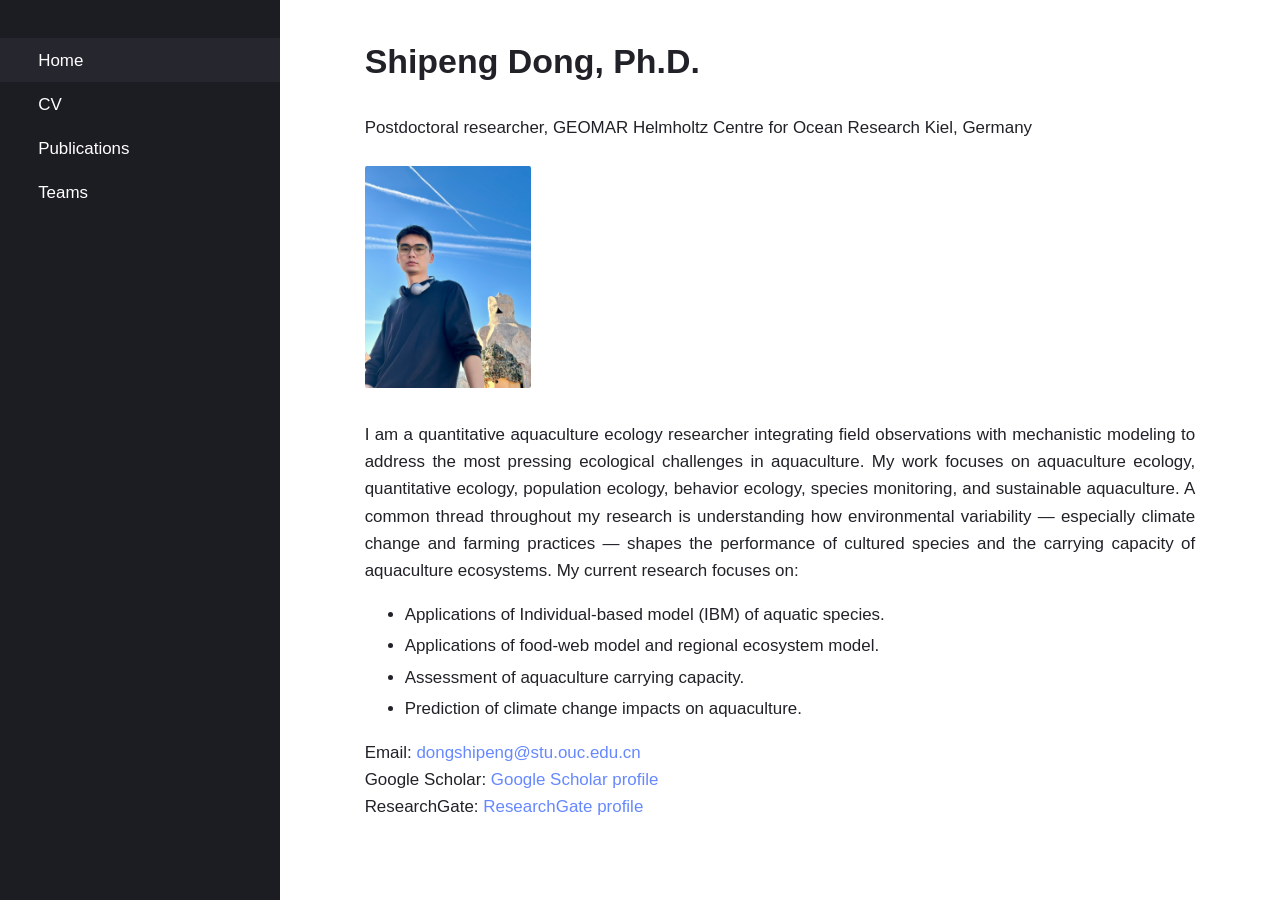
<file: index.html>
<!DOCTYPE html>
<html lang="en">
<title>Home | Shipeng Dong, Ph.D.</title>
<meta charset="utf-8">
<meta name="viewport" content="width=device-width, initial-scale=1.0">
<meta name="author" content="Shipeng Dong">
<meta name="generator" content="Jekyll v3.9.2">

<link rel="stylesheet" href="/assets/css/frame.css?v=20260515-2">

<link rel="stylesheet" href="/assets/css/sidebar.css?v=20260515-2" media="screen and (min-width: 70em)">
<aside>
  <nav>
    <a aria-label="Home" href="/" class="selected">
      <span aria-hidden="true">Home</span>
    </a>
    <a aria-label="CV" href="/cv.html">
      <span aria-hidden="true">CV</span>
    </a>
    <a aria-label="Publications" href="/pub.html">
      <span aria-hidden="true">Publications</span>
    </a>
    <a aria-label="Teams" href="/team.html">
      <span aria-hidden="true">Teams</span>
    </a>
  </nav>
</aside>

<article>
  <header>
    <h1><a href="/">Shipeng Dong, Ph.D.</a></h1>
  </header>

  <p>Postdoctoral researcher, GEOMAR Helmholtz Centre for Ocean Research Kiel, Germany</p>

  <p><img width="20%" height="auto" src="/pics/team1.jpg" alt="Portrait of Shipeng Dong" /></p>

  <p>
    I am a quantitative aquaculture ecology researcher integrating field observations with mechanistic modeling to address the most pressing ecological challenges in aquaculture. My work focuses on aquaculture ecology, quantitative ecology, population ecology, behavior ecology, species monitoring, and sustainable aquaculture. A common thread throughout my research is understanding how environmental variability — especially climate change and farming practices — shapes the performance of cultured species and the carrying capacity of aquaculture ecosystems.
    My current research focuses on:
  </p>

  <ul>
    <li>Applications of Individual-based model (IBM) of aquatic species.</li>
    <li>Applications of food-web model and regional ecosystem model.</li>
    <li>Assessment of aquaculture carrying capacity.</li>
    <li>Prediction of climate change impacts on aquaculture.</li>
  </ul>

  <p>
    Email: 
    <a href="mailto:dongshipeng@stu.ouc.edu.cn">dongshipeng@stu.ouc.edu.cn</a>
    <br />
    Google Scholar: <a href="https://scholar.google.com/citations?user=ZYtcm8oAAAAJ&hl=zh-CN&oi=ao">Google Scholar profile</a><br />
    ResearchGate: <a href="https://www.researchgate.net/profile/Shipeng_Dong?ev=hdr_xprf">ResearchGate profile</a>
  </p>
</article>
</html>
</file>
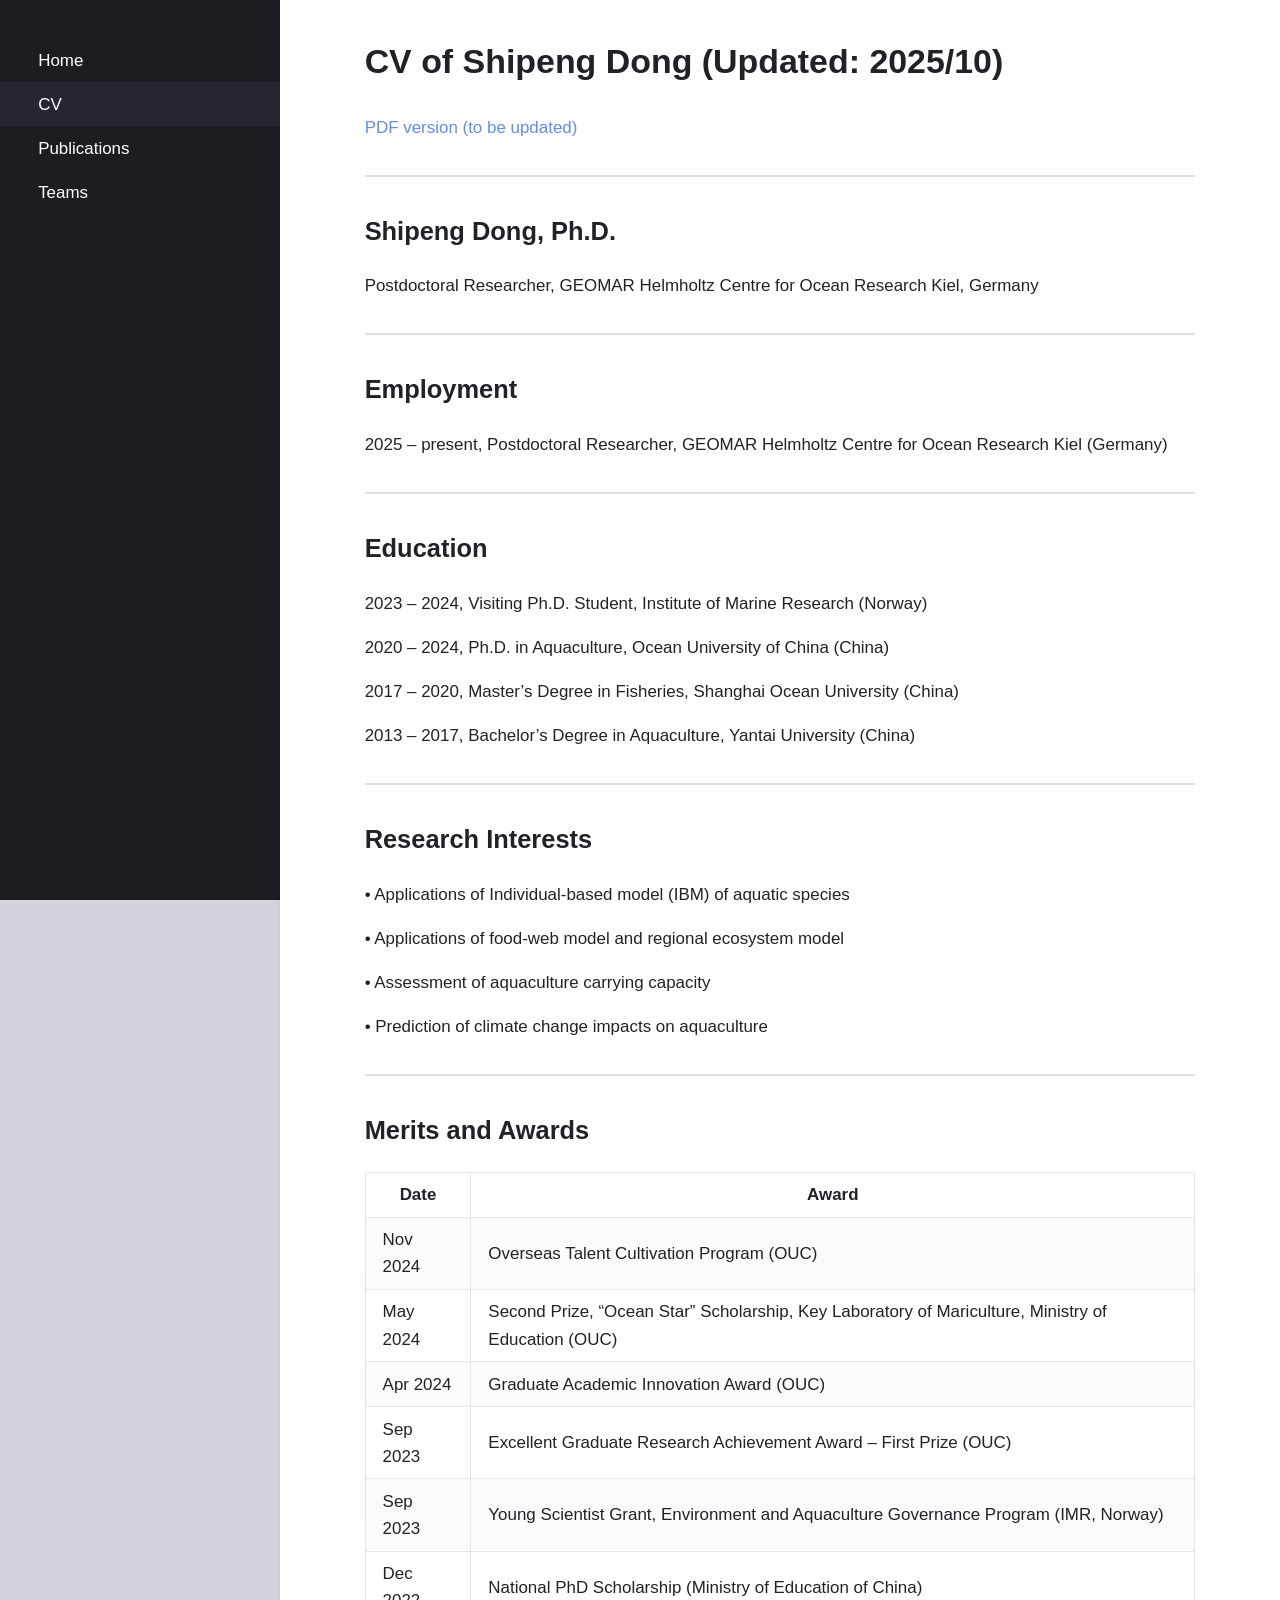
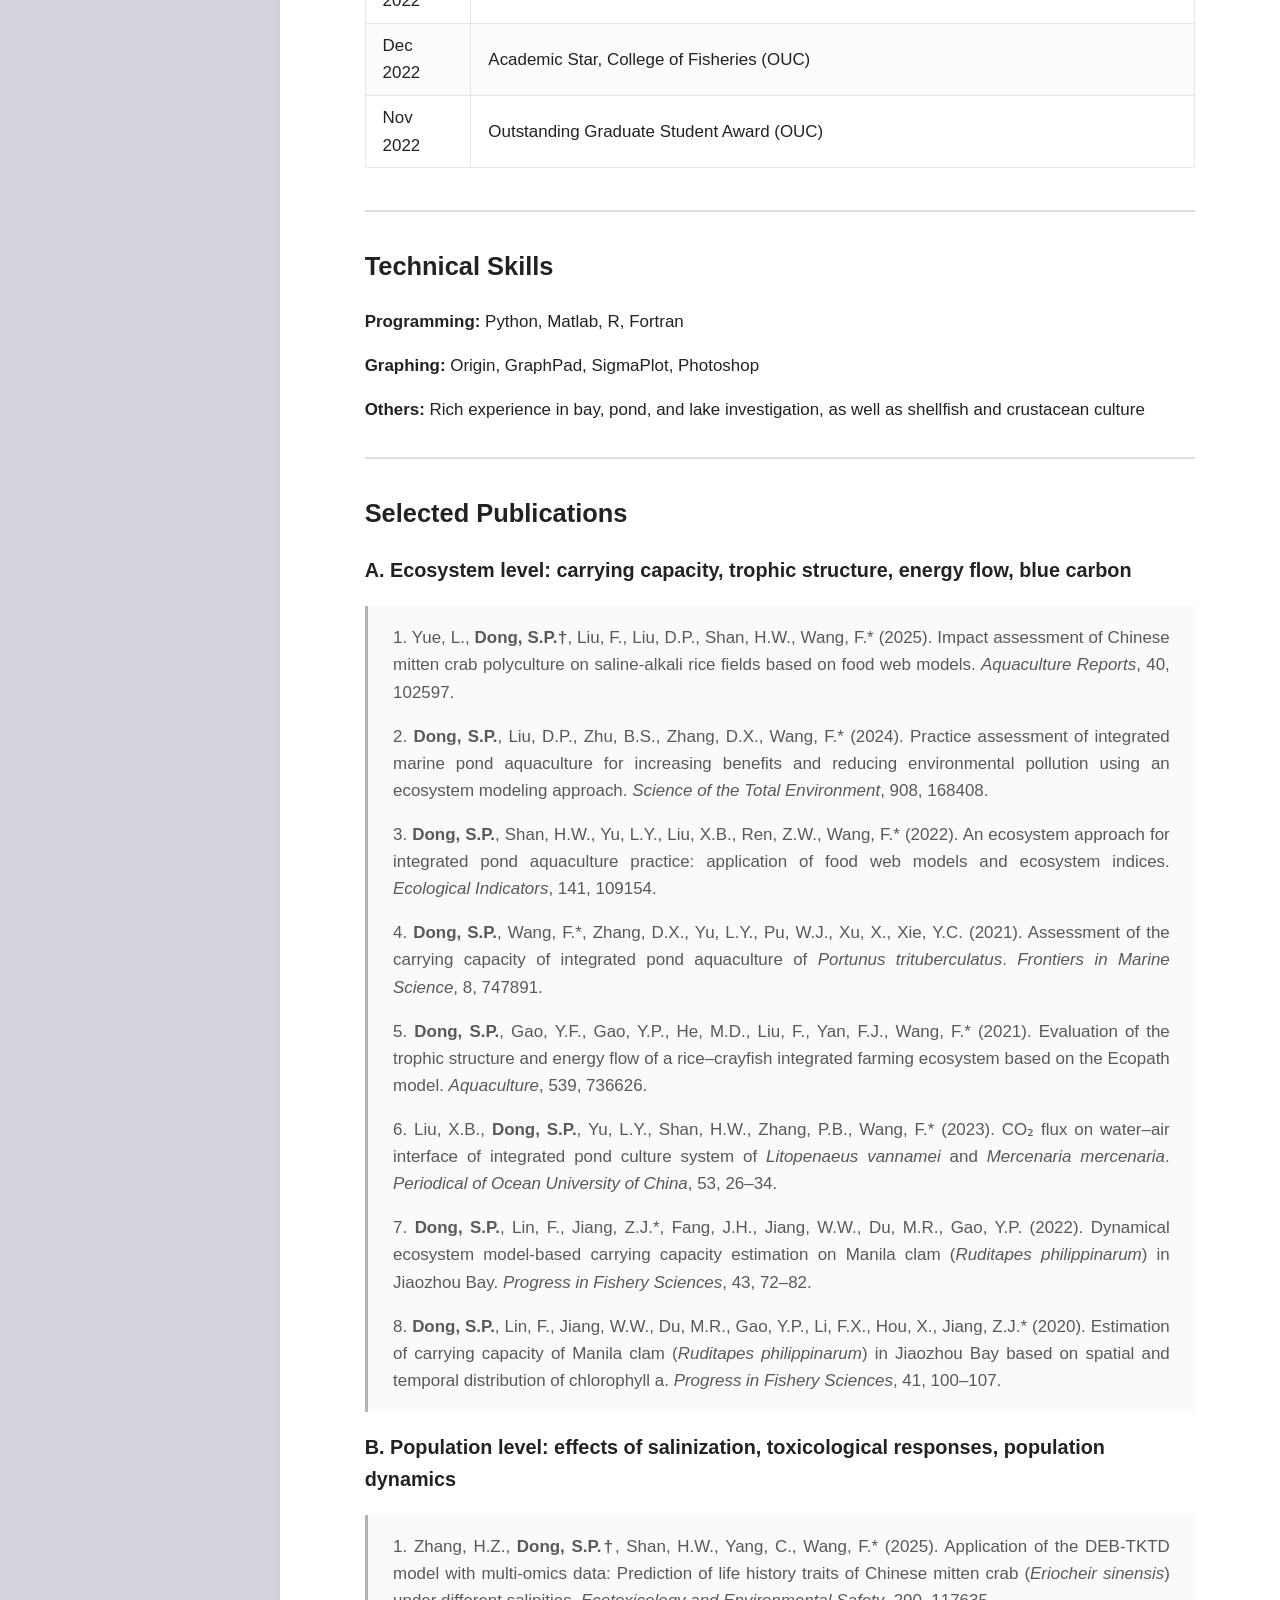
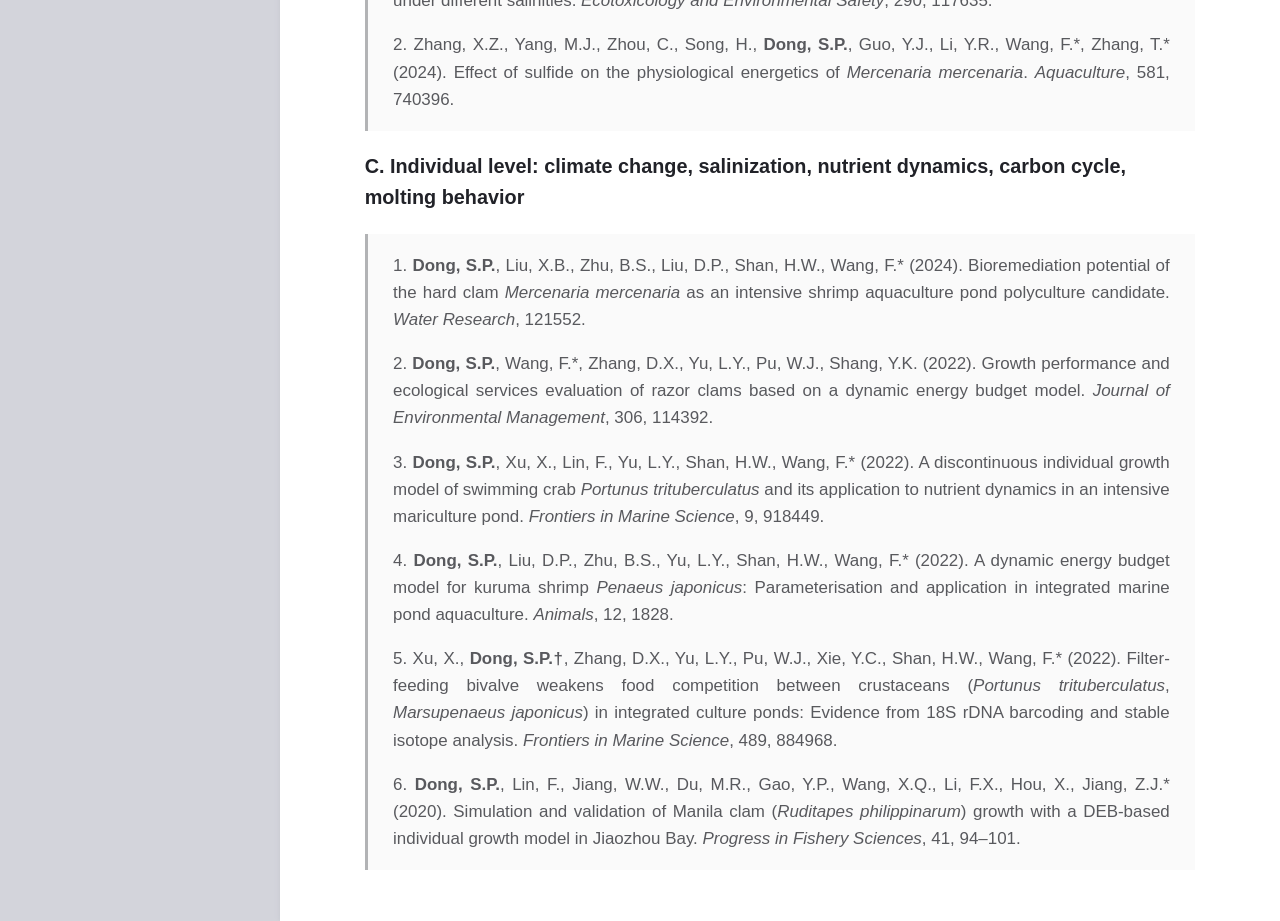
<file: cv.html>
<!DOCTYPE html>
<html lang="en">
<title>CV | Shipeng Dong, Ph.D.</title>
<meta charset="utf-8">
<meta name="viewport" content="width=device-width, initial-scale=1.0">
<meta name="author" content="Shipeng Dong">
<meta name="generator" content="Jekyll v3.9.2">

<link rel="stylesheet" href="/assets/css/frame.css?v=20260515-2">
<link rel="stylesheet" href="/assets/css/sidebar.css?v=20260515-2" media="screen and (min-width: 70em)">

<aside>
  <nav>
    <a aria-label="Home" href="/"><span aria-hidden="true">Home</span></a>
    <a aria-label="CV" href="/cv.html" class="selected"><span aria-hidden="true">CV</span></a>
    <a aria-label="Publications" href="/pub.html"><span aria-hidden="true">Publications</span></a>
    <a aria-label="Teams" href="/team.html"><span aria-hidden="true">Teams</span></a>
  </nav>
</aside>

<article>
<header><h1><a href="/cv.html">CV of Shipeng Dong (Updated: 2025/10)</a></h1></header>
<p><a href="/CV of Shipeng Dong.pdf">PDF version (to be updated)</a></p>

<hr />
<h2>Shipeng Dong, Ph.D.</h2>
<p>Postdoctoral Researcher, GEOMAR Helmholtz Centre for Ocean Research Kiel, Germany</p>


<hr />
<h2>Employment</h2>
<p>2025 – present, Postdoctoral Researcher, GEOMAR Helmholtz Centre for Ocean Research Kiel (Germany)</p>

<hr />
<h2>Education</h2>
<p>2023 – 2024, Visiting Ph.D. Student, Institute of Marine Research (Norway)</p>

<p>2020 – 2024, Ph.D. in Aquaculture, Ocean University of China (China)</p>

<p>2017 – 2020, Master’s Degree in Fisheries, Shanghai Ocean University (China)</p>

<p>2013 – 2017, Bachelor’s Degree in Aquaculture, Yantai University (China)</p>

<hr />
<h2>Research Interests</h2>
<p>• Applications of Individual-based model (IBM) of aquatic species</p>
<p>• Applications of food-web model and regional ecosystem model</p>
<p>• Assessment of aquaculture carrying capacity</p>
<p>• Prediction of climate change impacts on aquaculture</p>

<hr />
<h2>Merits and Awards</h2>
<table>
  <thead>
    <tr><th>Date</th><th>Award</th></tr>
  </thead>
  <tbody>

    <tr>
      <td>Nov 2024</td>
      <td>Overseas Talent Cultivation Program (OUC)</td>
    </tr>

    <tr>
      <td>May 2024</td>
      <td>Second Prize, “Ocean Star” Scholarship, Key Laboratory of Mariculture, Ministry of Education (OUC)</td>
    </tr>

    <tr>
      <td>Apr 2024</td>
      <td>Graduate Academic Innovation Award (OUC)</td>
    </tr>

    <tr>
      <td>Sep 2023</td>
      <td>Excellent Graduate Research Achievement Award – First Prize (OUC)</td>
    </tr>

    <tr>
      <td>Sep 2023</td>
      <td>Young Scientist Grant, Environment and Aquaculture Governance Program (IMR, Norway)</td>
    </tr>

    <tr>
      <td>Dec 2022</td>
      <td>National PhD Scholarship (Ministry of Education of China)</td>
    </tr>

    <tr>
      <td>Dec 2022</td>
      <td>Academic Star, College of Fisheries (OUC)</td>
    </tr>

    <tr>
      <td>Nov 2022</td>
      <td>Outstanding Graduate Student Award (OUC)</td>
    </tr>

  </tbody>
</table>


<hr />
<h2>Technical Skills</h2>
<p><strong>Programming:</strong> Python, Matlab, R, Fortran</p>
<p><strong>Graphing:</strong> Origin, GraphPad, SigmaPlot, Photoshop</p>
<p><strong>Others:</strong> Rich experience in bay, pond, and lake investigation, as well as shellfish and crustacean culture</p>

<hr />
<h2>Selected Publications</h2>

<h3>A. Ecosystem level: carrying capacity, trophic structure, energy flow, blue carbon</h3>
<blockquote>

<p>1. Yue, L., <strong>Dong, S.P.†</strong>, Liu, F., Liu, D.P., Shan, H.W., Wang, F.* (2025).  
Impact assessment of Chinese mitten crab polyculture on saline-alkali rice fields based on food web models.  
<i>Aquaculture Reports</i>, 40, 102597.</p>

<p>2. <strong>Dong, S.P.</strong>, Liu, D.P., Zhu, B.S., Zhang, D.X., Wang, F.* (2024).  
Practice assessment of integrated marine pond aquaculture for increasing benefits and reducing environmental pollution using an ecosystem modeling approach.  
<i>Science of the Total Environment</i>, 908, 168408.</p>

<p>3. <strong>Dong, S.P.</strong>, Shan, H.W., Yu, L.Y., Liu, X.B., Ren, Z.W., Wang, F.* (2022).  
An ecosystem approach for integrated pond aquaculture practice: application of food web models and ecosystem indices.  
<i>Ecological Indicators</i>, 141, 109154.</p>

<p>4. <strong>Dong, S.P.</strong>, Wang, F.*, Zhang, D.X., Yu, L.Y., Pu, W.J., Xu, X., Xie, Y.C. (2021).  
Assessment of the carrying capacity of integrated pond aquaculture of <i>Portunus trituberculatus</i>.  
<i>Frontiers in Marine Science</i>, 8, 747891.</p>

<p>5. <strong>Dong, S.P.</strong>, Gao, Y.F., Gao, Y.P., He, M.D., Liu, F., Yan, F.J., Wang, F.* (2021).  
Evaluation of the trophic structure and energy flow of a rice–crayfish integrated farming ecosystem based on the Ecopath model.  
<i>Aquaculture</i>, 539, 736626.</p>

<p>6. Liu, X.B., <strong>Dong, S.P.</strong>, Yu, L.Y., Shan, H.W., Zhang, P.B., Wang, F.* (2023).  
CO₂ flux on water–air interface of integrated pond culture system of <i>Litopenaeus vannamei</i> and <i>Mercenaria mercenaria</i>.  
<i>Periodical of Ocean University of China</i>, 53, 26–34.</p>

<p>7. <strong>Dong, S.P.</strong>, Lin, F., Jiang, Z.J.*, Fang, J.H., Jiang, W.W., Du, M.R., Gao, Y.P. (2022).  
Dynamical ecosystem model-based carrying capacity estimation on Manila clam (<i>Ruditapes philippinarum</i>) in Jiaozhou Bay.  
<i>Progress in Fishery Sciences</i>, 43, 72–82.</p>

<p>8. <strong>Dong, S.P.</strong>, Lin, F., Jiang, W.W., Du, M.R., Gao, Y.P., Li, F.X., Hou, X., Jiang, Z.J.* (2020).  
Estimation of carrying capacity of Manila clam (<i>Ruditapes philippinarum</i>) in Jiaozhou Bay based on spatial and temporal distribution of chlorophyll a.  
<i>Progress in Fishery Sciences</i>, 41, 100–107.</p>

</blockquote>

<h3>B. Population level: effects of salinization, toxicological responses, population dynamics</h3>
<blockquote>

<p>1. Zhang, H.Z., <strong>Dong, S.P.†</strong>, Shan, H.W., Yang, C., Wang, F.* (2025).  
Application of the DEB-TKTD model with multi-omics data: Prediction of life history traits of Chinese mitten crab (<i>Eriocheir sinensis</i>) under different salinities.  
<i>Ecotoxicology and Environmental Safety</i>, 290, 117635.</p>

<p>2. Zhang, X.Z., Yang, M.J., Zhou, C., Song, H., <strong>Dong, S.P.</strong>, Guo, Y.J., Li, Y.R., Wang, F.*, Zhang, T.* (2024).  
Effect of sulfide on the physiological energetics of <i>Mercenaria mercenaria</i>.  
<i>Aquaculture</i>, 581, 740396.</p>

</blockquote>

<h3>C. Individual level: climate change, salinization, nutrient dynamics, carbon cycle, molting behavior</h3>
<blockquote>

<p>1. <strong>Dong, S.P.</strong>, Liu, X.B., Zhu, B.S., Liu, D.P., Shan, H.W., Wang, F.* (2024).  
Bioremediation potential of the hard clam <i>Mercenaria mercenaria</i> as an intensive shrimp aquaculture pond polyculture candidate.  
<i>Water Research</i>, 121552.</p>

<p>2. <strong>Dong, S.P.</strong>, Wang, F.*, Zhang, D.X., Yu, L.Y., Pu, W.J., Shang, Y.K. (2022).  
Growth performance and ecological services evaluation of razor clams based on a dynamic energy budget model.  
<i>Journal of Environmental Management</i>, 306, 114392.</p>

<p>3. <strong>Dong, S.P.</strong>, Xu, X., Lin, F., Yu, L.Y., Shan, H.W., Wang, F.* (2022).  
A discontinuous individual growth model of swimming crab <i>Portunus trituberculatus</i> and its application to nutrient dynamics in an intensive mariculture pond.  
<i>Frontiers in Marine Science</i>, 9, 918449.</p>

<p>4. <strong>Dong, S.P.</strong>, Liu, D.P., Zhu, B.S., Yu, L.Y., Shan, H.W., Wang, F.* (2022).  
A dynamic energy budget model for kuruma shrimp <i>Penaeus japonicus</i>: Parameterisation and application in integrated marine pond aquaculture.  
<i>Animals</i>, 12, 1828.</p>

<p>5. Xu, X., <strong>Dong, S.P.†</strong>, Zhang, D.X., Yu, L.Y., Pu, W.J., Xie, Y.C., Shan, H.W., Wang, F.* (2022).  
Filter-feeding bivalve weakens food competition between crustaceans (<i>Portunus trituberculatus</i>, <i>Marsupenaeus japonicus</i>) in integrated culture ponds: Evidence from 18S rDNA barcoding and stable isotope analysis.  
<i>Frontiers in Marine Science</i>, 489, 884968.</p>

<p>6. <strong>Dong, S.P.</strong>, Lin, F., Jiang, W.W., Du, M.R., Gao, Y.P., Wang, X.Q., Li, F.X., Hou, X., Jiang, Z.J.* (2020).  
Simulation and validation of Manila clam (<i>Ruditapes philippinarum</i>) growth with a DEB-based individual growth model in Jiaozhou Bay.  
<i>Progress in Fishery Sciences</i>, 41, 94–101.</p>

</blockquote>

</article>
</html>
</file>
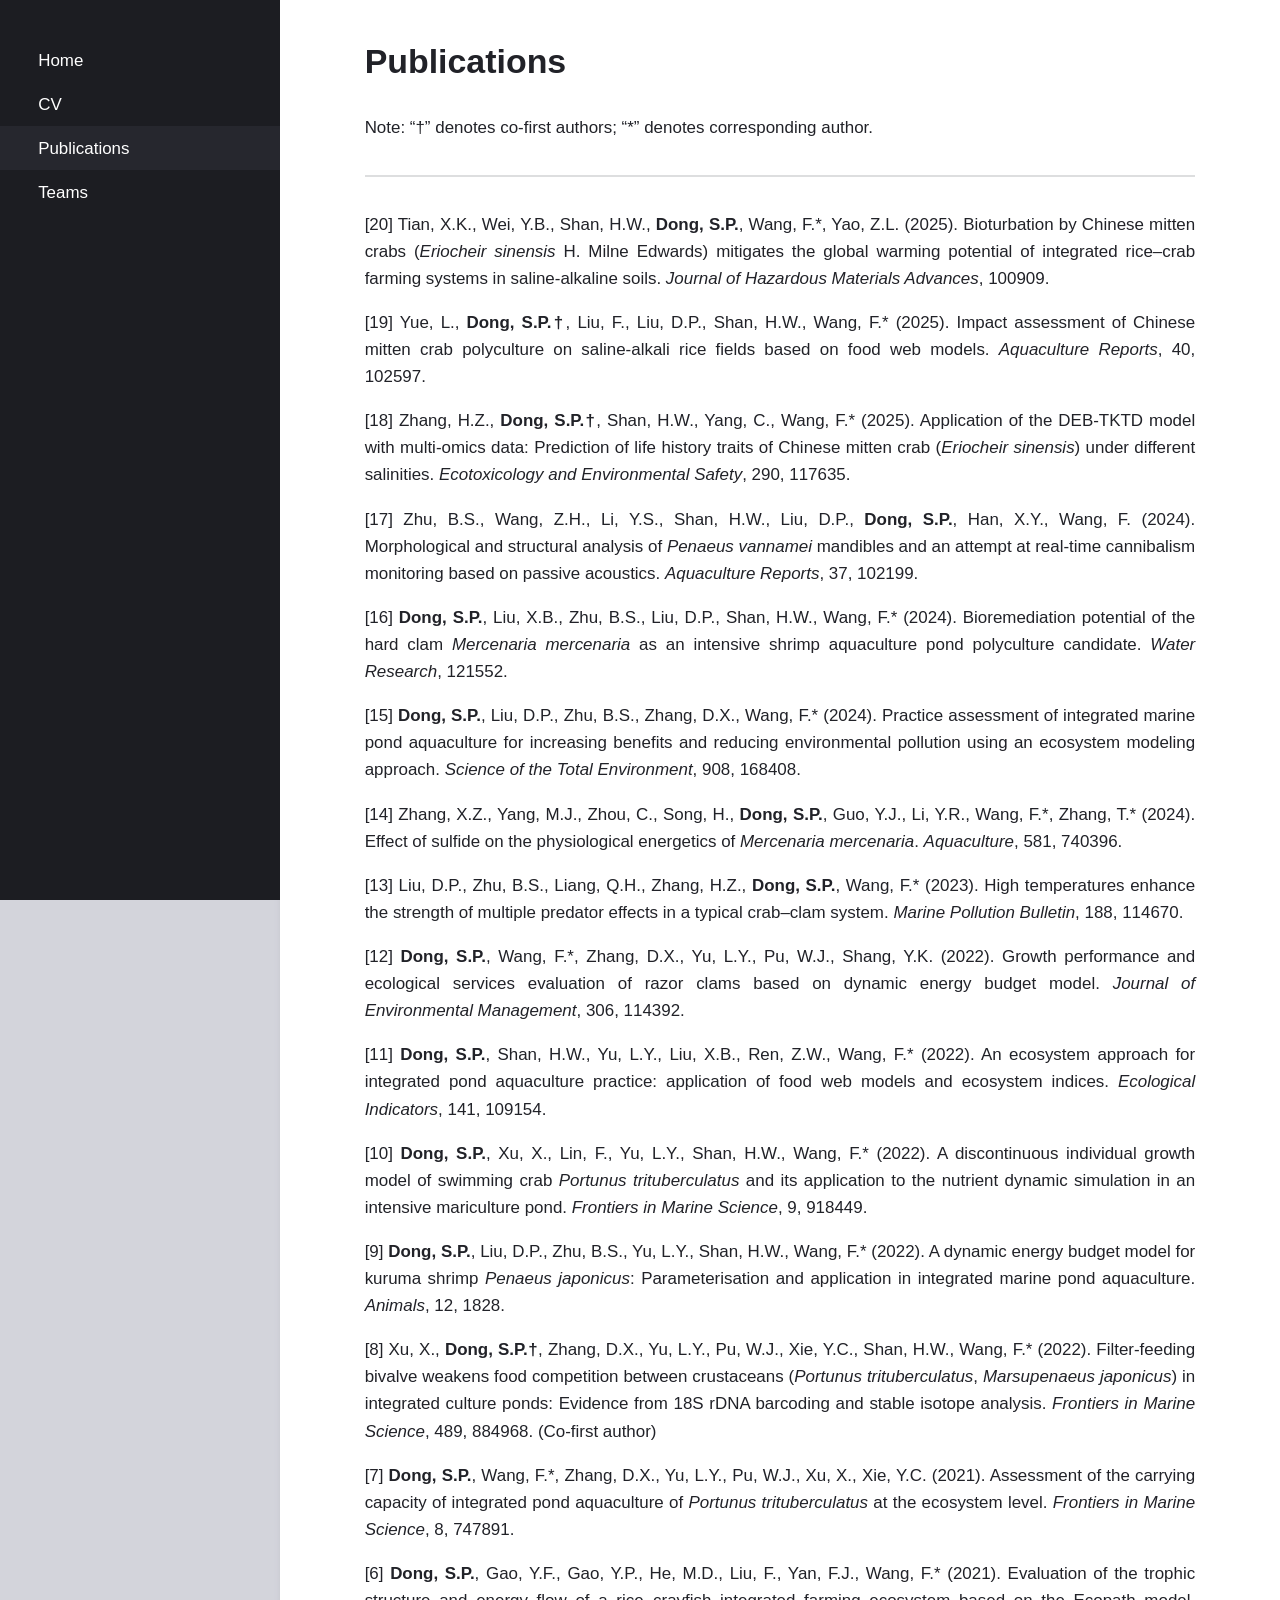
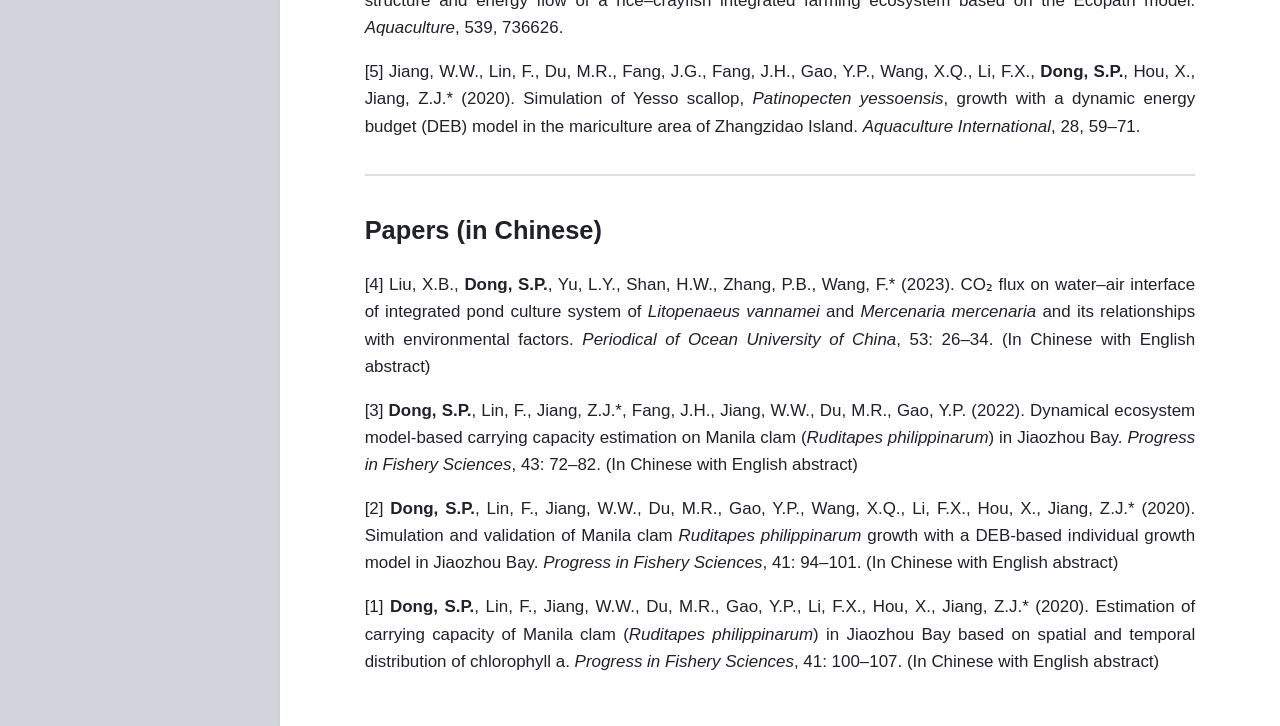
<file: pub.html>
<!DOCTYPE html>
<html lang="en">
<title>Publications | Shipeng Dong, Ph.D.</title>
<meta charset="utf-8">
<meta name="viewport" content="width=device-width, initial-scale=1.0">
<meta name="author" content="Shipeng Dong">
<meta name="generator" content="Jekyll v3.9.2">

<link rel="stylesheet" href="/assets/css/frame.css?v=20260515-2">

<link rel="stylesheet" href="/assets/css/sidebar.css?v=20260515-2" media="screen and (min-width: 70em)">
<aside>
  <nav>
    <a aria-label="Home" href="/">
      <span aria-hidden="true">Home</span>
    </a>
    <a aria-label="CV" href="/cv.html">
      <span aria-hidden="true">CV</span>
    </a>
    <a aria-label="Publications" href="/pub.html" class="selected">
      <span aria-hidden="true">Publications</span>
    </a>
    <a aria-label="Teams" href="/team.html">
      <span aria-hidden="true">Teams</span>
    </a>
  </nav>
</aside>
  
<article>
  <header><h1><a href="/pub.html">Publications</a></h1></header>
  <p>Note:   “†” denotes co-first authors;    “*” denotes corresponding author.</p>
  <hr />

  <p>[20] Tian, X.K., Wei, Y.B., Shan, H.W., <strong>Dong, S.P.</strong>, Wang, F.*, Yao, Z.L. (2025). 
  Bioturbation by Chinese mitten crabs (<i>Eriocheir sinensis</i> H. Milne Edwards) mitigates the global warming potential of integrated rice–crab farming systems in saline-alkaline soils. 
  <i>Journal of Hazardous Materials Advances</i>, 100909.</p>

  <p>[19] Yue, L., <strong>Dong, S.P.†</strong>, Liu, F., Liu, D.P., Shan, H.W., Wang, F.* (2025). 
  Impact assessment of Chinese mitten crab polyculture on saline-alkali rice fields based on food web models. 
  <i>Aquaculture Reports</i>, 40, 102597.</p>

  <p>[18] Zhang, H.Z., <strong>Dong, S.P.†</strong>, Shan, H.W., Yang, C., Wang, F.* (2025). 
  Application of the DEB-TKTD model with multi-omics data: Prediction of life history traits of Chinese mitten crab (<i>Eriocheir sinensis</i>) under different salinities. 
  <i>Ecotoxicology and Environmental Safety</i>, 290, 117635.</p>

  <p>[17] Zhu, B.S., Wang, Z.H., Li, Y.S., Shan, H.W., Liu, D.P., <strong>Dong, S.P.</strong>, Han, X.Y., Wang, F. (2024). 
  Morphological and structural analysis of <i>Penaeus vannamei</i> mandibles and an attempt at real-time cannibalism monitoring based on passive acoustics. 
  <i>Aquaculture Reports</i>, 37, 102199.</p>

  <p>[16] <strong>Dong, S.P.</strong>, Liu, X.B., Zhu, B.S., Liu, D.P., Shan, H.W., Wang, F.* (2024). 
  Bioremediation potential of the hard clam <i>Mercenaria mercenaria</i> as an intensive shrimp aquaculture pond polyculture candidate. 
  <i>Water Research</i>, 121552.</p>

  <p>[15] <strong>Dong, S.P.</strong>, Liu, D.P., Zhu, B.S., Zhang, D.X., Wang, F.* (2024). 
  Practice assessment of integrated marine pond aquaculture for increasing benefits and reducing environmental pollution using an ecosystem modeling approach. 
  <i>Science of the Total Environment</i>, 908, 168408.</p>

  <p>[14] Zhang, X.Z., Yang, M.J., Zhou, C., Song, H., <strong>Dong, S.P.</strong>, Guo, Y.J., Li, Y.R., Wang, F.*, Zhang, T.* (2024). 
  Effect of sulfide on the physiological energetics of <i>Mercenaria mercenaria</i>. 
  <i>Aquaculture</i>, 581, 740396.</p>

  <p>[13] Liu, D.P., Zhu, B.S., Liang, Q.H., Zhang, H.Z., <strong>Dong, S.P.</strong>, Wang, F.* (2023). 
  High temperatures enhance the strength of multiple predator effects in a typical crab–clam system. 
  <i>Marine Pollution Bulletin</i>, 188, 114670.</p>

  <p>[12] <strong>Dong, S.P.</strong>, Wang, F.*, Zhang, D.X., Yu, L.Y., Pu, W.J., Shang, Y.K. (2022). 
  Growth performance and ecological services evaluation of razor clams based on dynamic energy budget model. 
  <i>Journal of Environmental Management</i>, 306, 114392.</p>

  <p>[11] <strong>Dong, S.P.</strong>, Shan, H.W., Yu, L.Y., Liu, X.B., Ren, Z.W., Wang, F.* (2022). 
  An ecosystem approach for integrated pond aquaculture practice: application of food web models and ecosystem indices. 
  <i>Ecological Indicators</i>, 141, 109154.</p>

  <p>[10] <strong>Dong, S.P.</strong>, Xu, X., Lin, F., Yu, L.Y., Shan, H.W., Wang, F.* (2022). 
  A discontinuous individual growth model of swimming crab <i>Portunus trituberculatus</i> and its application to the nutrient dynamic simulation in an intensive mariculture pond. 
  <i>Frontiers in Marine Science</i>, 9, 918449.</p>

  <p>[9] <strong>Dong, S.P.</strong>, Liu, D.P., Zhu, B.S., Yu, L.Y., Shan, H.W., Wang, F.* (2022). 
  A dynamic energy budget model for kuruma shrimp <i>Penaeus japonicus</i>: Parameterisation and application in integrated marine pond aquaculture. 
  <i>Animals</i>, 12, 1828.</p>

  <p>[8] Xu, X., <strong>Dong, S.P.†</strong>, Zhang, D.X., Yu, L.Y., Pu, W.J., Xie, Y.C., Shan, H.W., Wang, F.* (2022). 
  Filter-feeding bivalve weakens food competition between crustaceans (<i>Portunus trituberculatus</i>, <i>Marsupenaeus japonicus</i>) in integrated culture ponds: Evidence from 18S rDNA barcoding and stable isotope analysis. 
  <i>Frontiers in Marine Science</i>, 489, 884968. (Co-first author)</p>

  <p>[7] <strong>Dong, S.P.</strong>, Wang, F.*, Zhang, D.X., Yu, L.Y., Pu, W.J., Xu, X., Xie, Y.C. (2021). 
  Assessment of the carrying capacity of integrated pond aquaculture of <i>Portunus trituberculatus</i> at the ecosystem level. 
  <i>Frontiers in Marine Science</i>, 8, 747891.</p>

  <p>[6] <strong>Dong, S.P.</strong>, Gao, Y.F., Gao, Y.P., He, M.D., Liu, F., Yan, F.J., Wang, F.* (2021). 
  Evaluation of the trophic structure and energy flow of a rice–crayfish integrated farming ecosystem based on the Ecopath model. 
  <i>Aquaculture</i>, 539, 736626.</p>

  <p>[5] Jiang, W.W., Lin, F., Du, M.R., Fang, J.G., Fang, J.H., Gao, Y.P., Wang, X.Q., Li, F.X., <strong>Dong, S.P.</strong>, Hou, X., Jiang, Z.J.* (2020). 
  Simulation of Yesso scallop, <i>Patinopecten yessoensis</i>, growth with a dynamic energy budget (DEB) model in the mariculture area of Zhangzidao Island. 
  <i>Aquaculture International</i>, 28, 59–71.</p>

  <hr />
  <h2>Papers (in Chinese)</h2>

  <p>[4] Liu, X.B., <strong>Dong, S.P.</strong>, Yu, L.Y., Shan, H.W., Zhang, P.B., Wang, F.* (2023). 
  CO₂ flux on water–air interface of integrated pond culture system of <i>Litopenaeus vannamei</i> and <i>Mercenaria mercenaria</i> and its relationships with environmental factors. 
  <i>Periodical of Ocean University of China</i>, 53: 26–34. (In Chinese with English abstract)</p>

  <p>[3] <strong>Dong, S.P.</strong>, Lin, F., Jiang, Z.J.*, Fang, J.H., Jiang, W.W., Du, M.R., Gao, Y.P. (2022). 
  Dynamical ecosystem model-based carrying capacity estimation on Manila clam (<i>Ruditapes philippinarum</i>) in Jiaozhou Bay. 
  <i>Progress in Fishery Sciences</i>, 43: 72–82. (In Chinese with English abstract)</p>

  <p>[2] <strong>Dong, S.P.</strong>, Lin, F., Jiang, W.W., Du, M.R., Gao, Y.P., Wang, X.Q., Li, F.X., Hou, X., Jiang, Z.J.* (2020). 
  Simulation and validation of Manila clam <i>Ruditapes philippinarum</i> growth with a DEB-based individual growth model in Jiaozhou Bay. 
  <i>Progress in Fishery Sciences</i>, 41: 94–101. (In Chinese with English abstract)</p>

  <p>[1] <strong>Dong, S.P.</strong>, Lin, F., Jiang, W.W., Du, M.R., Gao, Y.P., Li, F.X., Hou, X., Jiang, Z.J.* (2020). 
  Estimation of carrying capacity of Manila clam (<i>Ruditapes philippinarum</i>) in Jiaozhou Bay based on spatial and temporal distribution of chlorophyll a. 
  <i>Progress in Fishery Sciences</i>, 41: 100–107. (In Chinese with English abstract)</p>

</article>
</html>
</file>
<file: assets/css/frame.css>
body {
    background: #fff;
    color: #212228;
    font-family: -apple-system,"Helvetica Neue","Segoe UI","Roboto",sans-serif;
    font-weight: 400;
    font-size: calc(0.8rem + 0.15vw);
    line-height: 1.6;
    margin: 0;
    min-height: 100vh;
    -webkit-text-size-adjust: 100%;
    -webkit-font-smoothing: antialiased;
    -moz-osx-font-smoothing: grayscale
}

@media (prefers-color-scheme: dark) {
    body {
        background:#212228;
        color: #fff
    }
}

h1,h2,h3,h4,h5,h6 {
    font-weight: 600
}

b,strong,th {
    font-weight: 600
}

p {
    text-align: justify
}

a {
    color: #68f;
    text-decoration: inherit
}

a:hover {
    text-decoration: underline
}

header a,footer a,aside a {
    color: inherit
}

header time {
    color: #909194
}

hr {
    border: 1px solid rgba(144,145,148,0.3);
    margin: 2em 0
}

article:not(:last-of-type) {
    border-bottom: 1px solid rgba(144,145,148,0.14)
}

blockquote {
    background: rgba(144,145,148,0.06);
    border-left: 3px solid rgba(144,145,148,0.9);
    padding: 1px 1.5em;
    opacity: .75
}

blockquote,figure {
    margin: 1em 0
}

img {
    margin: .5em 0
}

li {
    margin: .25em 0
}

img {
    border-radius: 2px;
    max-width: 100%;
    height: auto
}

table {
    display: inline-block;
    max-width: 100%;
    overflow-y: scroll;
    border-spacing: 1px;
    border-radius: 2px;
    box-shadow: 0 0 0 1px rgba(144,145,148,0.12) inset
}

th,td {
    padding: .5em 1em;
    box-shadow: 0 0 0 1px rgba(144,145,148,0.12)
}

tr:hover,tr:nth-child(odd) td {
    background: rgba(144,145,148,0.04)
}

pre {
    background: rgba(144,145,148,0.12);
    border-radius: 2px;
    font-size: .8em;
    margin: 1.5em 0;
    padding: .8em 1.2em;
    overflow-x: auto
}

:not(pre)>code {
    font-size: .9em;
    background: rgba(144,145,148,0.15);
    opacity: .7;
    border-radius: 2px;
    margin: 0 .1em;
    padding: .2em .4em
}

body {
    display: flex;
    flex-direction: column
}

article {
    flex-grow: 1
}

body>header,body>footer {
    display: flex;
    flex-wrap: wrap;
    align-items: center;
    justify-content: space-between
}

body>header,body>article,body>footer {
    box-sizing: border-box;
    max-width: 100%;
    padding: 1.5em
}

body>aside {
    box-sizing: border-box;
    max-width: 100%;
    padding: 1.5em 1.5em 0;
    width: 100%
}

article header {
    margin-bottom: 1.5em
}

article header h1 {
    font-size: 1.7em;
    margin: 0 0 .1em
}

nav {
    display: flex;
    flex-wrap: wrap;
    gap: .5em 1.2em;
    margin: .5em 0
}

nav a {
    margin: 0
}

.title {
    font-size: 1.25em
}

.more {
    margin: 2em 0 1em
}

.more a {
    border-radius: 2px;
    border: 1.5px solid #68f;
    padding: .4em .8em;
    transition: .2s background,.2s color
}

.more a:hover {
    color: #fff;
    background: #68f;
    text-decoration: inherit
}

.archive {
    font-size: 1.1em
}

.archive time {
    display: inline-block;
    min-width: 10ch;
    min-height: 1.75em;
    margin: 0 .2em
}

.icon {
    height: 1em;
    width: 1em;
    fill: currentColor;
    transition: .2s color;
    vertical-align: middle;
    margin-bottom: .15em
}

a:hover .icon {
    color: #909194
}

.full table {
    display: table;
    width: 100%
}

.katex {
    overflow-x: auto;
    overflow-y: hidden
}

.rouge-table,.rouge-table th,.rouge-table td,.rouge-table tr,.rouge-table pre {
    font-size: inherit;
    background: inherit !important;
    box-shadow: none;
    width: initial;
    margin: 0;
    padding: 0
}

.rouge-table .gl pre {
    margin: 0 1.5em 0 .25em;
    opacity: .5
}

.highlight pre {
    background: rgba(47,48,57,0.9);
    color: #fff
}

.highlight .c {
    color: #a29f90
}

.highlight .err {
    color: #960050;
    background-color: #1e0010
}

.highlight .k {
    color: #66d9ef
}

.highlight .l {
    color: #ae81ff
}

.highlight .n {
    color: #f8f8f2
}

.highlight .o {
    color: #f92672
}

.highlight .p {
    color: #f8f8f2
}

.highlight .cm,.highlight .cp,.highlight .c1,.highlight .cs {
    color: #75715e
}

.highlight .ge {
    font-style: italic
}

.highlight .gs {
    font-weight: bold
}

.highlight .kc,.highlight .kd {
    color: #66d9ef
}

.highlight .kn {
    color: #f92672
}

.highlight .kp,.highlight .kr,.highlight .kt {
    color: #66d9ef
}

.highlight .ld {
    color: #e6db74
}

.highlight .m {
    color: #ae81ff
}

.highlight .s {
    color: #e6db74
}

.highlight .na {
    color: #a6e22e
}

.highlight .nb {
    color: #f8f8f2
}

.highlight .nc {
    color: #a6e22e
}

.highlight .no {
    color: #66d9ef
}

.highlight .nd {
    color: #a6e22e
}

.highlight .ni {
    color: #f8f8f2
}

.highlight .ne,.highlight .nf {
    color: #a6e22e
}

.highlight .nl,.highlight .nn {
    color: #f8f8f2
}

.highlight .nx {
    color: #a6e22e
}

.highlight .py {
    color: #f8f8f2
}

.highlight .nt {
    color: #f92672
}

.highlight .nv {
    color: #f8f8f2
}

.highlight .ow {
    color: #f92672
}

.highlight .w {
    color: #f8f8f2
}

.highlight .mf,.highlight .mh,.highlight .mi,.highlight .mo {
    color: #ae81ff
}

.highlight .sb,.highlight .sc,.highlight .sd,.highlight .s2 {
    color: #e6db74
}

.highlight .se {
    color: #ae81ff
}

.highlight .sh,.highlight .si,.highlight .sx,.highlight .sr,.highlight .s1,.highlight .ss {
    color: #e6db74
}

.highlight .bp,.highlight .vc,.highlight .vg,.highlight .vi {
    color: #f8f8f2
}

.highlight .il {
    color: #ae81ff
}

.highlight .gu {
    color: #75715e
}

.highlight .gd {
    color: #f92672
}

.highlight .gi {
    color: #a6e22e
}

html {
    background: #d3d4db;
    padding: 0 calc(38% - 22em)
}

body {
    box-shadow: 0 0 .3em #c5c7cf
}

body>header,body>footer {
    background: #2d2e36;
    color: #fff
}

@media (min-width: 32em) {
    body>header,body>article,body>footer {
        padding:1.75em calc(22% - 7em)
    }
}

@media (prefers-color-scheme: dark) {
    body,body>header,body>footer {
        box-shadow:0 0 0 1px #33353e
    }

    html,body>header,body>footer {
        background: #212228
    }
}
</file>
<file: assets/css/sidebar.css>
html {
    padding: 0
}

body {
    font-size: 1.06em;
    margin: 0 0 0 16.5em;
    max-width: inherit;
    overscroll-behavior: none
}

body>header,body>footer {
    display: none
}

body>article {
    margin: 0 5em;
    padding: 2em 0;
    max-width: 50em
}

body>aside {
    box-sizing: content-box;
    max-width: none;
    display: block !important;
    position: fixed;
    overflow: auto;
    background: #1c1d22;
    color: #fff;
    padding: 2.25em;
    width: 12em;
    top: 0;
    bottom: 0;
    left: 0
}

article header h1 {
    font-size: 2em
}

nav {
    display: block;
    margin: 0 -2.25em
}

nav a {
    display: block;
    margin: 0;
    padding: .5em 2.25em
}

nav a:hover,nav a.selected {
    background: #26272e;
    text-decoration: inherit
}

.icon {
    margin-right: 1.2em;
    color: inherit !important
}

.description {
    margin: 2em 0
}
</file>
